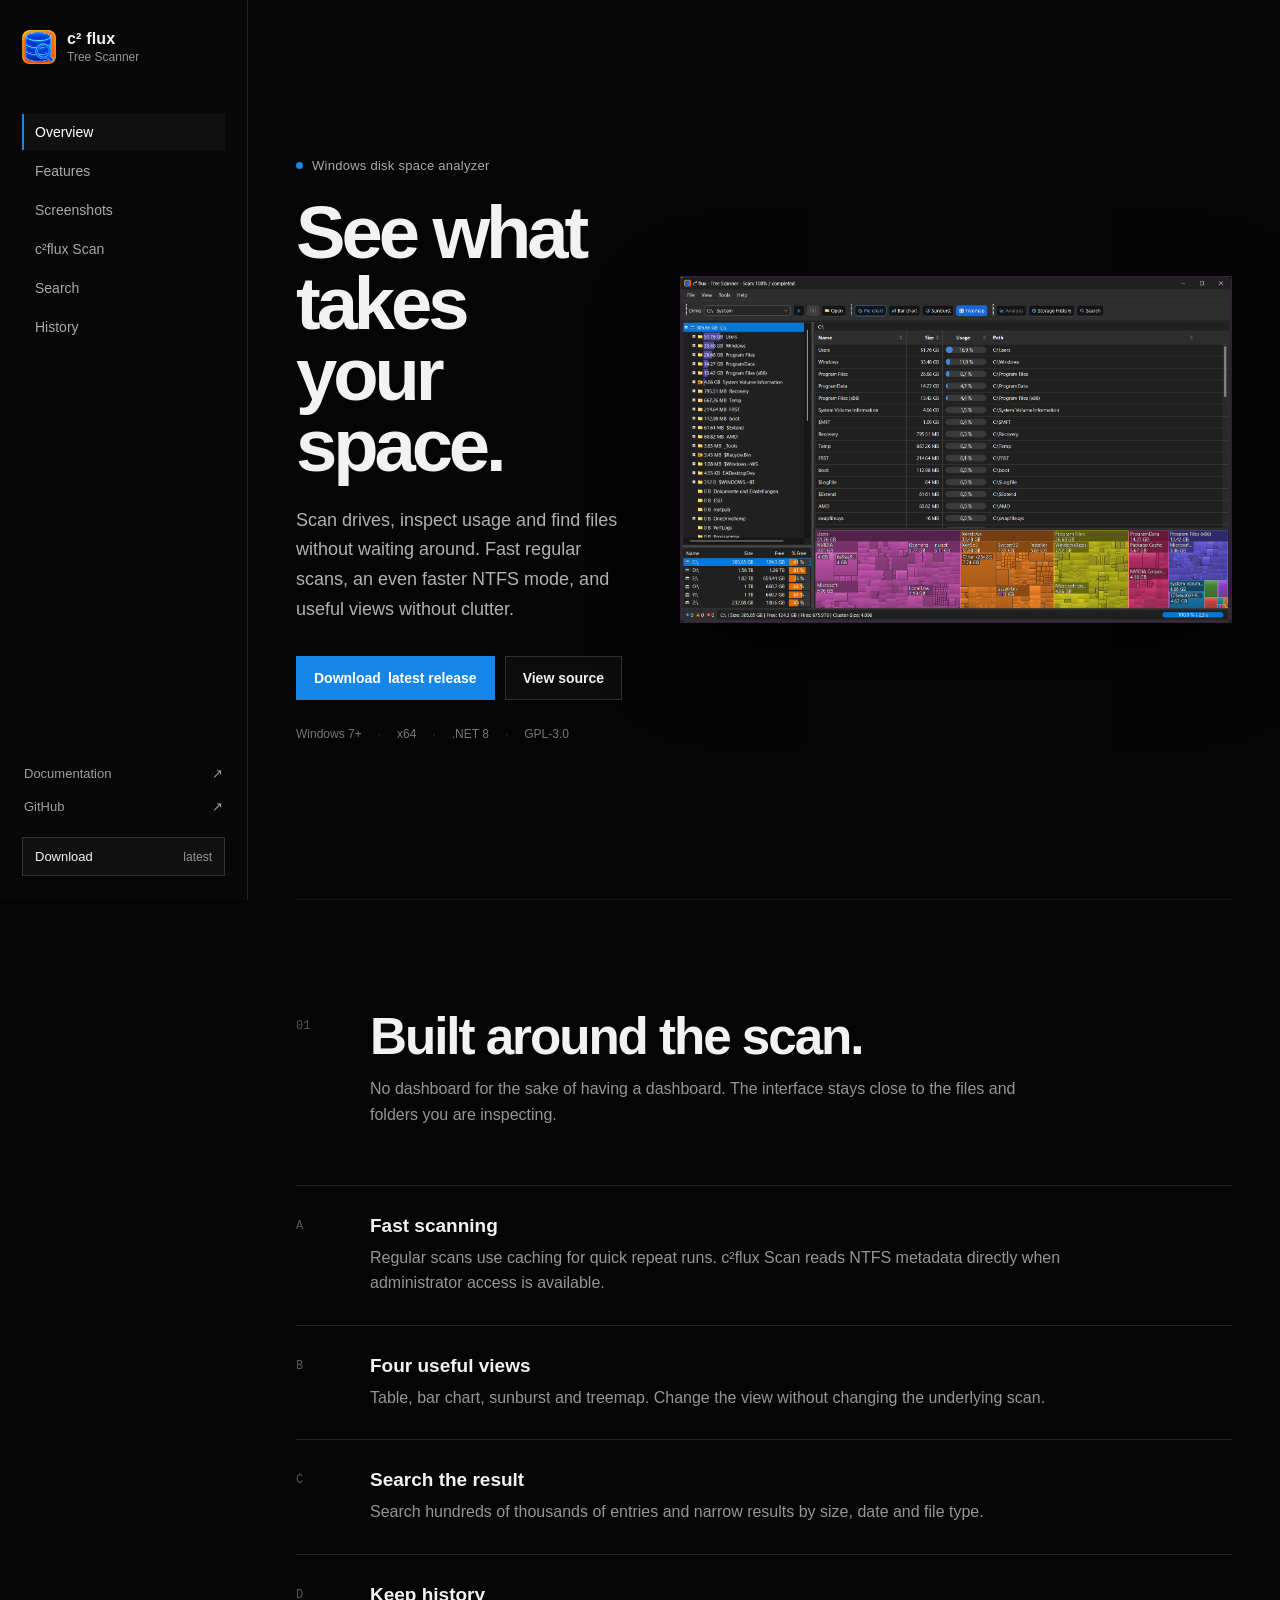
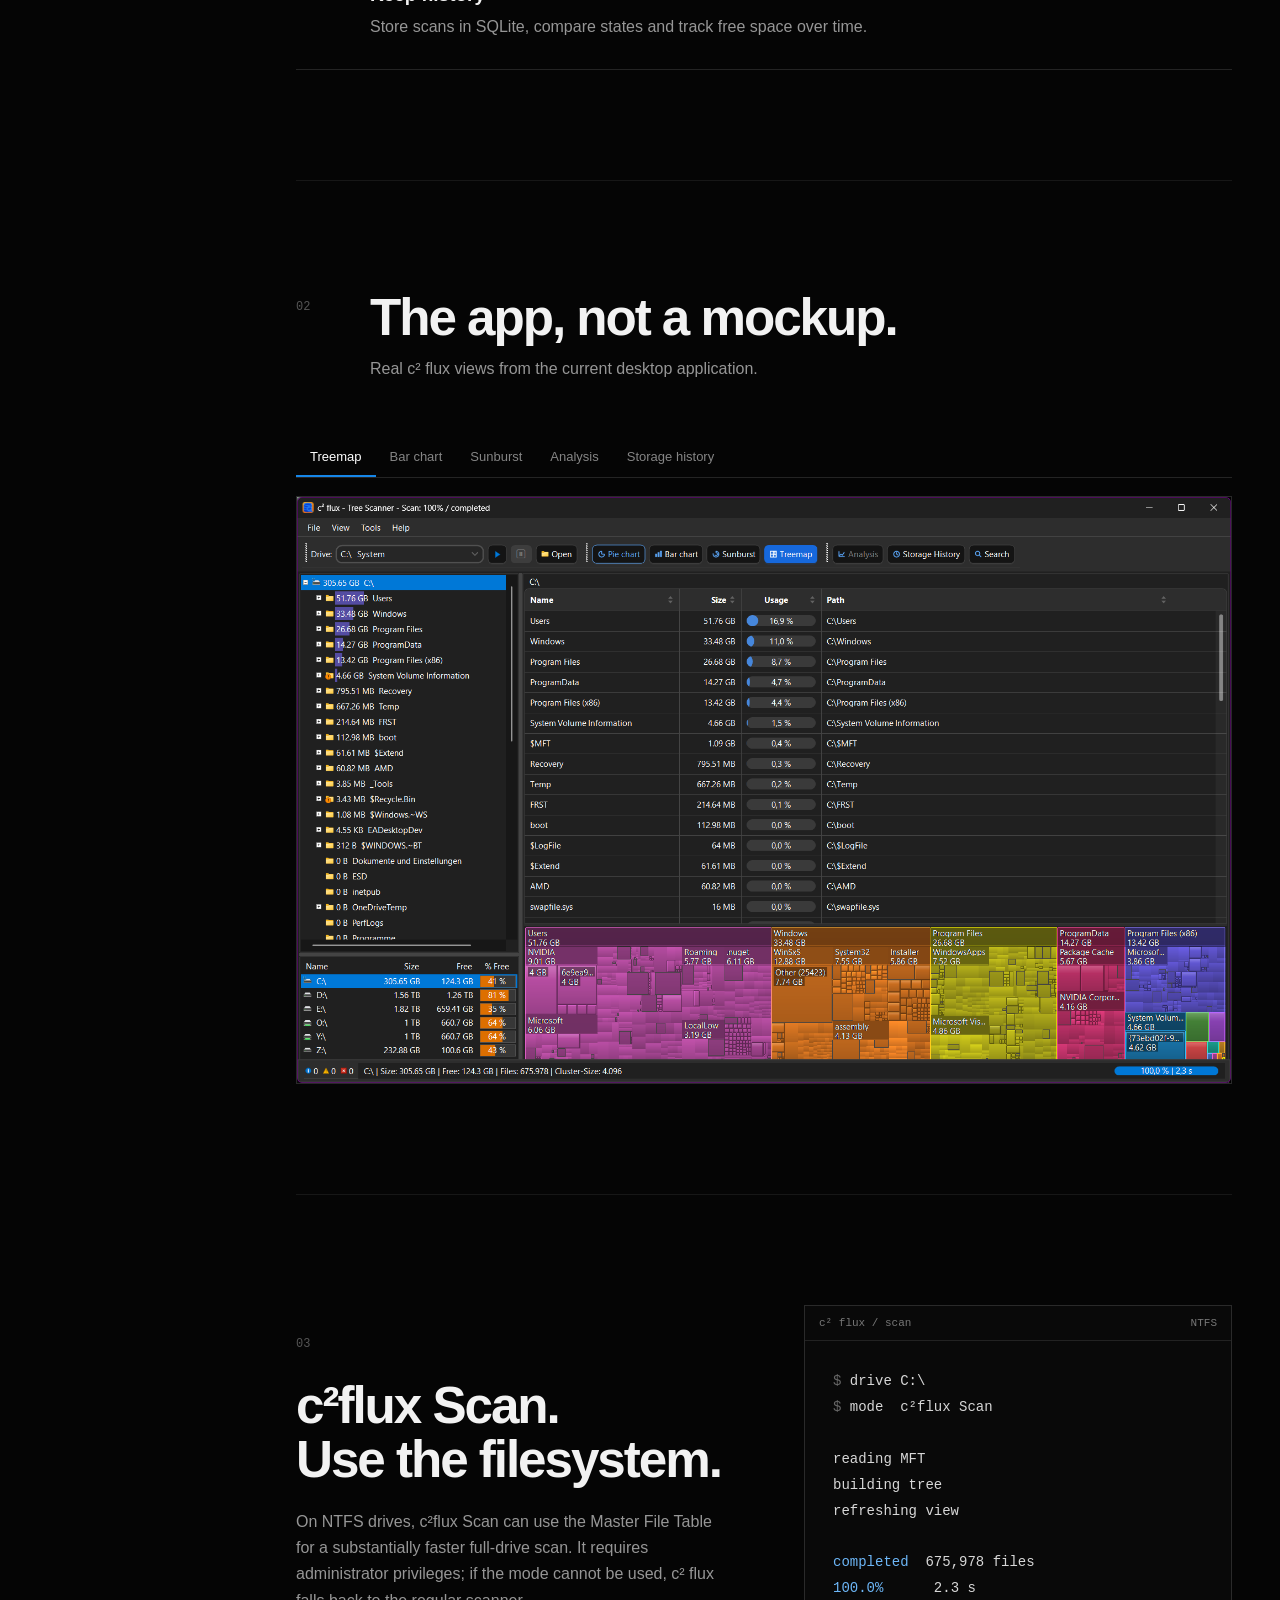
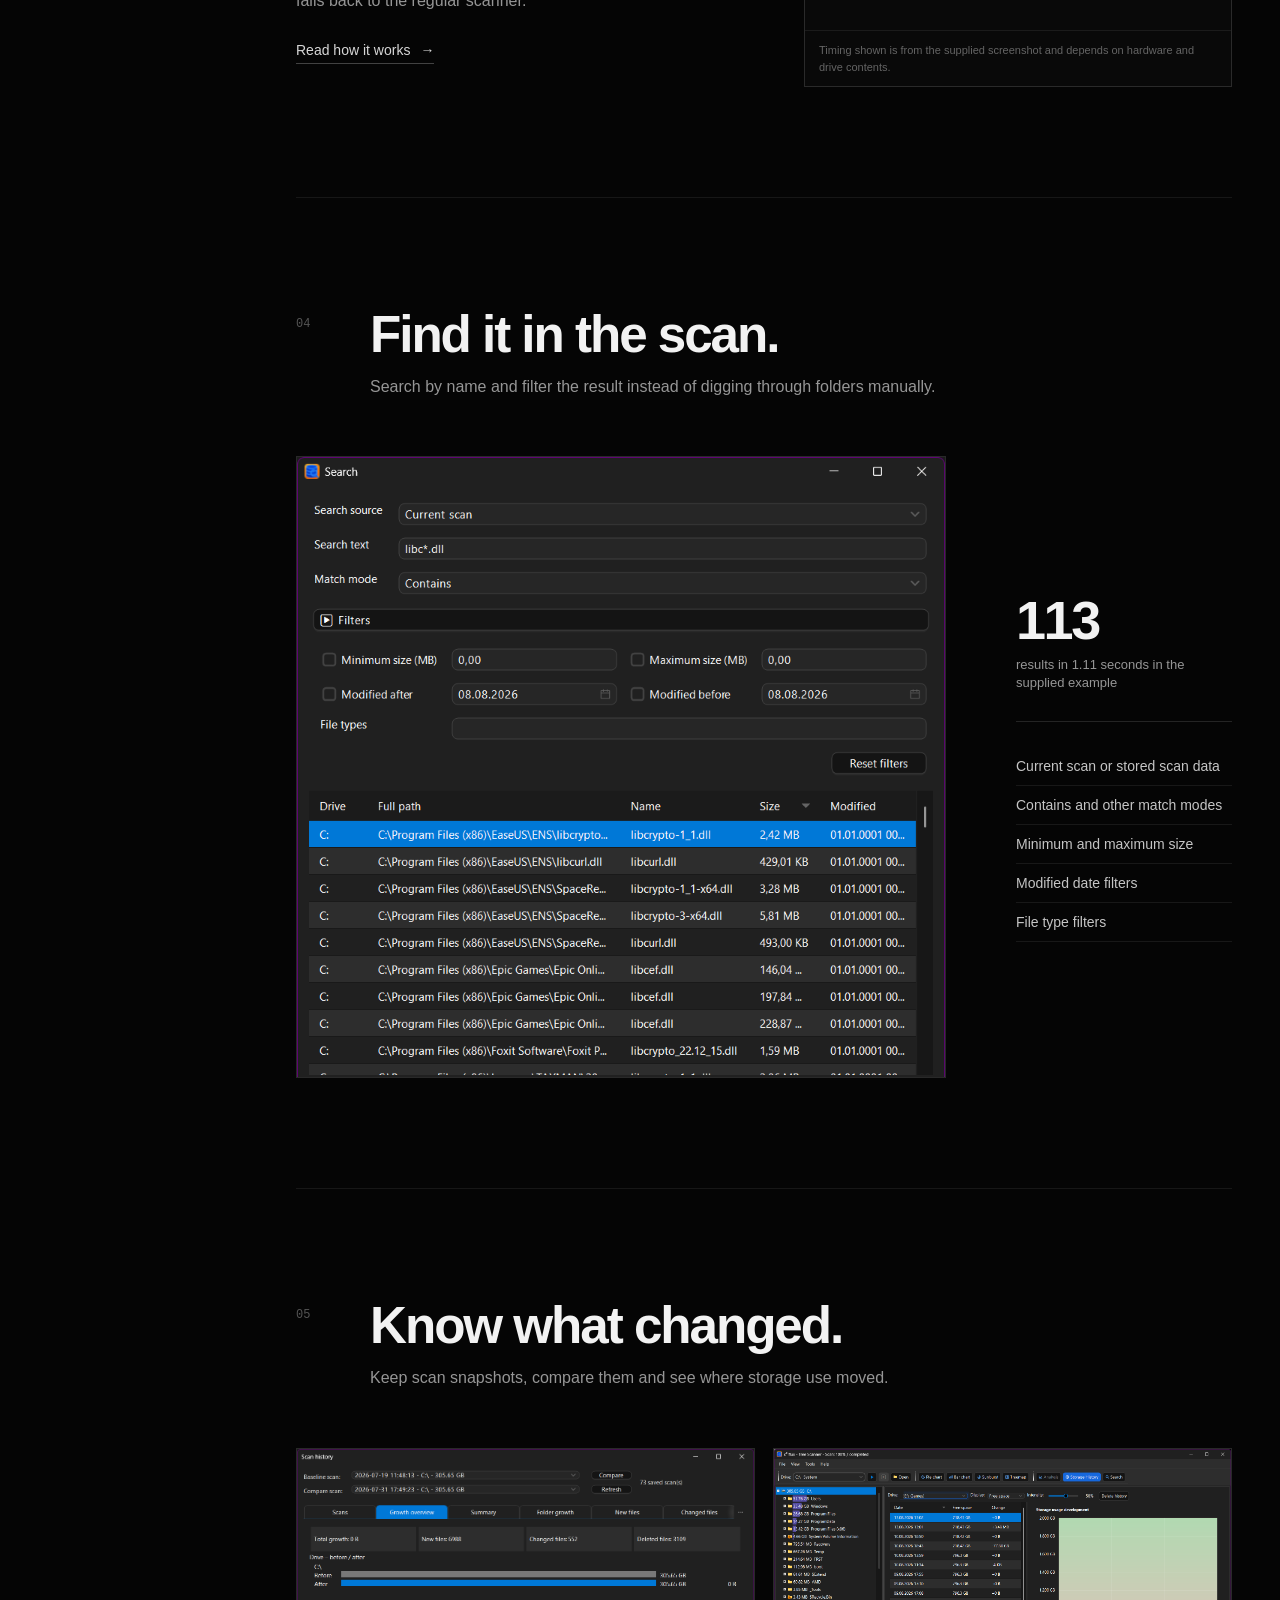
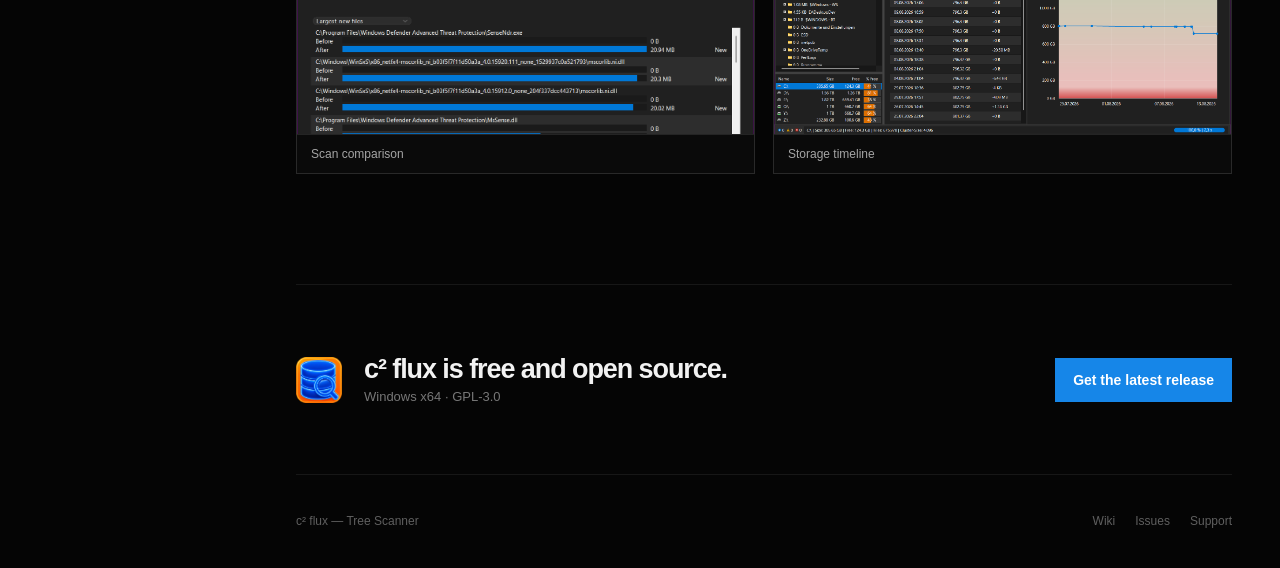
<file: docs/index.html>
<!doctype html>
<html lang="en">
<head>
  <meta charset="utf-8">
  <meta name="viewport" content="width=device-width, initial-scale=1">
  <meta name="theme-color" content="#050505">
  <meta name="description" content="c² flux — fast Windows disk space scanner with NTFS scanning, search, visualizations and scan history.">
  <title>c² flux — Tree Scanner</title>
  <link rel="icon" href="assets/c2flux.ico">
  <link rel="stylesheet" href="styles.css">
</head>
<body>
  <button class="menu-toggle" type="button" aria-label="Open navigation" aria-expanded="false">
    <span></span><span></span><span></span>
  </button>

  <aside class="sidebar">
    <a class="brand" href="#top" aria-label="c² flux home">
      <img src="assets/c2flux.png" alt="">
      <span>
        <strong>c² flux</strong>
        <small>Tree Scanner</small>
      </span>
    </a>

    <nav class="nav" aria-label="Main navigation">
      <a href="#overview" class="active">Overview</a>
      <a href="#features">Features</a>
      <a href="#screenshots">Screenshots</a>
      <a href="#scan">c²flux Scan</a>
      <a href="#search">Search</a>
      <a href="#history">History</a>
    </nav>

    <div class="sidebar-bottom">
      <a class="side-link" href="https://github.com/UncleRiot/c2flux/wiki">Documentation <span>↗</span></a>
      <a class="side-link" href="https://github.com/UncleRiot/c2flux">GitHub <span>↗</span></a>
      <a class="download-small" href="https://github.com/UncleRiot/c2flux/releases/latest">
        Download
        <span id="side-version">latest</span>
      </a>
    </div>
  </aside>

  <main id="top">
    <section class="hero section" id="overview">
      <div class="hero-copy">
        <div class="eyebrow"><span class="dot"></span> Windows disk space analyzer</div>
        <h1>See what takes<br>your space.</h1>
        <p class="lead">Scan drives, inspect usage and find files without waiting around. Fast regular scans, an even faster NTFS mode, and useful views without clutter.</p>

        <div class="hero-actions">
          <a class="button primary" href="https://github.com/UncleRiot/c2flux/releases/latest">
            Download <span id="hero-version">latest release</span>
          </a>
          <a class="button secondary" href="https://github.com/UncleRiot/c2flux">View source</a>
        </div>

        <div class="requirements">
          <span>Windows 7+</span>
          <span>x64</span>
          <span>.NET 8</span>
          <span>GPL-3.0</span>
        </div>
      </div>

      <figure class="hero-shot">
        <img src="assets/treemap.png" alt="c² flux showing the tree view, table and treemap visualization" width="1691" height="1062">
      </figure>
    </section>

    <section class="section" id="features">
      <div class="section-heading">
        <span>01</span>
        <div>
          <h2>Built around the scan.</h2>
          <p>No dashboard for the sake of having a dashboard. The interface stays close to the files and folders you are inspecting.</p>
        </div>
      </div>

      <div class="feature-list">
        <article>
          <span class="feature-index">A</span>
          <div>
            <h3>Fast scanning</h3>
            <p>Regular scans use caching for quick repeat runs. c²flux Scan reads NTFS metadata directly when administrator access is available.</p>
          </div>
        </article>
        <article>
          <span class="feature-index">B</span>
          <div>
            <h3>Four useful views</h3>
            <p>Table, bar chart, sunburst and treemap. Change the view without changing the underlying scan.</p>
          </div>
        </article>
        <article>
          <span class="feature-index">C</span>
          <div>
            <h3>Search the result</h3>
            <p>Search hundreds of thousands of entries and narrow results by size, date and file type.</p>
          </div>
        </article>
        <article>
          <span class="feature-index">D</span>
          <div>
            <h3>Keep history</h3>
            <p>Store scans in SQLite, compare states and track free space over time.</p>
          </div>
        </article>
      </div>
    </section>

    <section class="section screenshots" id="screenshots">
      <div class="section-heading">
        <span>02</span>
        <div>
          <h2>The app, not a mockup.</h2>
          <p>Real c² flux views from the current desktop application.</p>
        </div>
      </div>

      <div class="shot-switcher" role="tablist" aria-label="Screenshot selection">
        <button class="shot-tab active" type="button" data-image="assets/treemap.png" data-alt="Treemap view" role="tab" aria-selected="true">Treemap</button>
        <button class="shot-tab" type="button" data-image="assets/bar-chart.png" data-alt="Bar chart view" role="tab" aria-selected="false">Bar chart</button>
        <button class="shot-tab" type="button" data-image="assets/sunburst.png" data-alt="Sunburst view" role="tab" aria-selected="false">Sunburst</button>
        <button class="shot-tab" type="button" data-image="assets/analysis.png" data-alt="Analysis view" role="tab" aria-selected="false">Analysis</button>
        <button class="shot-tab" type="button" data-image="assets/storage-history.png" data-alt="Storage history view" role="tab" aria-selected="false">Storage history</button>
      </div>

      <figure class="main-screenshot">
        <img id="main-screenshot-image" src="assets/treemap.png" alt="Treemap view">
      </figure>
    </section>

    <section class="section split" id="scan">
      <div class="split-copy">
        <span class="section-number">03</span>
        <h2>c²flux Scan.<br>Use the filesystem.</h2>
        <p>On NTFS drives, c²flux Scan can use the Master File Table for a substantially faster full-drive scan. It requires administrator privileges; if the mode cannot be used, c² flux falls back to the regular scanner.</p>
        <a class="text-link" href="https://github.com/UncleRiot/c2flux/wiki/c%C2%B2flux-Scan-%28Hyperspeed%29">Read how it works <span>→</span></a>
      </div>

      <div class="terminal" aria-label="Illustrative scan output">
        <div class="terminal-top">
          <span>c² flux / scan</span>
          <span>NTFS</span>
        </div>
        <pre><code><span class="muted">$</span> drive C:\
<span class="muted">$</span> mode  c²flux Scan

reading MFT
building tree
refreshing view

<span class="ok">completed</span>  675,978 files
<span class="ok">100.0%</span>      2.3 s</code></pre>
        <small>Timing shown is from the supplied screenshot and depends on hardware and drive contents.</small>
      </div>
    </section>

    <section class="section search-section" id="search">
      <div class="section-heading">
        <span>04</span>
        <div>
          <h2>Find it in the scan.</h2>
          <p>Search by name and filter the result instead of digging through folders manually.</p>
        </div>
      </div>

      <div class="media-row">
        <figure class="portrait-shot">
          <img src="assets/search.png" alt="c² flux search window with filters and result list" width="864" height="892">
        </figure>
        <div class="media-copy">
          <div class="metric">
            <strong>113</strong>
            <span>results in 1.11 seconds in the supplied example</span>
          </div>
          <ul>
            <li>Current scan or stored scan data</li>
            <li>Contains and other match modes</li>
            <li>Minimum and maximum size</li>
            <li>Modified date filters</li>
            <li>File type filters</li>
          </ul>
        </div>
      </div>
    </section>

    <section class="section" id="history">
      <div class="section-heading">
        <span>05</span>
        <div>
          <h2>Know what changed.</h2>
          <p>Keep scan snapshots, compare them and see where storage use moved.</p>
        </div>
      </div>

      <div class="history-grid">
        <figure>
          <img src="assets/scan-history.png" alt="Scan history comparison showing growth, new files, changed files and deleted files">
          <figcaption>Scan comparison</figcaption>
        </figure>
        <figure>
          <img src="assets/storage-history.png" alt="Storage history chart showing free space over time">
          <figcaption>Storage timeline</figcaption>
        </figure>
      </div>
    </section>

    <section class="section final-cta">
      <img src="assets/c2flux.png" alt="" class="cta-icon">
      <div>
        <h2>c² flux is free and open source.</h2>
        <p>Windows x64 · GPL-3.0</p>
      </div>
      <a class="button primary" href="https://github.com/UncleRiot/c2flux/releases/latest">Get the latest release</a>
    </section>

    <footer>
      <span>c² flux — Tree Scanner</span>
      <div>
        <a href="https://github.com/UncleRiot/c2flux/wiki">Wiki</a>
        <a href="https://github.com/UncleRiot/c2flux/issues">Issues</a>
        <a href="https://ko-fi.com/uncleriot">Support</a>
      </div>
    </footer>
  </main>

  <script src="script.js"></script>
</body>
</html>
</file>
<file: docs/styles.css>
:root {
  --bg: #050505;
  --panel: #0b0b0b;
  --panel-2: #101010;
  --line: #242424;
  --line-soft: #171717;
  --text: #f2f2f2;
  --muted: #969696;
  --accent: #1686e8;
  --sidebar: 248px;
}

* {
  box-sizing: border-box;
}

html {
  scroll-behavior: smooth;
  scroll-padding-top: 32px;
}

body {
  margin: 0;
  background: var(--bg);
  color: var(--text);
  font-family: "Segoe UI", Inter, Arial, sans-serif;
  -webkit-font-smoothing: antialiased;
}

a {
  color: inherit;
  text-decoration: none;
}

button,
a {
  -webkit-tap-highlight-color: transparent;
}

img {
  display: block;
  max-width: 100%;
}

.sidebar {
  position: fixed;
  inset: 0 auto 0 0;
  width: var(--sidebar);
  min-height: 100vh;
  padding: 30px 22px 24px;
  background: #080808;
  border-right: 1px solid var(--line);
  display: flex;
  flex-direction: column;
  z-index: 20;
}

.brand {
  display: flex;
  align-items: center;
  gap: 11px;
  margin-bottom: 50px;
}

.brand img {
  width: 34px;
  height: 34px;
}

.brand strong,
.brand small {
  display: block;
}

.brand strong {
  font-size: 16px;
  font-weight: 650;
  letter-spacing: .01em;
}

.brand small {
  color: var(--muted);
  font-size: 12px;
  margin-top: 2px;
}

.nav {
  display: grid;
  gap: 3px;
}

.nav a {
  position: relative;
  padding: 10px 11px;
  color: #a9a9a9;
  font-size: 14px;
  border-left: 2px solid transparent;
  transition: color .16s ease, border-color .16s ease, background .16s ease;
}

.nav a:hover,
.nav a.active {
  color: #fff;
  background: #101010;
  border-left-color: var(--accent);
}

.sidebar-bottom {
  margin-top: auto;
  display: grid;
  gap: 8px;
}

.side-link {
  display: flex;
  justify-content: space-between;
  color: #9e9e9e;
  font-size: 13px;
  padding: 5px 2px;
}

.side-link:hover {
  color: #fff;
}

.download-small {
  margin-top: 10px;
  border: 1px solid #333;
  padding: 11px 12px;
  display: flex;
  justify-content: space-between;
  align-items: center;
  font-size: 13px;
  background: #111;
}

.download-small:hover {
  border-color: #555;
}

.download-small span {
  color: var(--muted);
  font-size: 12px;
}

main {
  margin-left: var(--sidebar);
}

.section {
  width: min(1180px, calc(100% - 96px));
  margin: 0 auto;
  padding: 110px 0;
  border-bottom: 1px solid var(--line-soft);
}

.hero {
  min-height: 100vh;
  display: grid;
  grid-template-columns: minmax(330px, .8fr) minmax(520px, 1.55fr);
  gap: 54px;
  align-items: center;
  padding-top: 60px;
  padding-bottom: 60px;
}

.eyebrow {
  display: flex;
  align-items: center;
  gap: 9px;
  color: #aaa;
  font-size: 13px;
  letter-spacing: .02em;
  margin-bottom: 24px;
}

.dot {
  width: 7px;
  height: 7px;
  border-radius: 50%;
  background: var(--accent);
}

h1,
h2,
h3,
p {
  margin-top: 0;
}

h1 {
  margin-bottom: 24px;
  font-size: clamp(48px, 5.8vw, 84px);
  line-height: .96;
  letter-spacing: -.055em;
  font-weight: 670;
}

.lead {
  max-width: 610px;
  color: #b2b2b2;
  font-size: 18px;
  line-height: 1.65;
}

.hero-actions {
  display: flex;
  gap: 10px;
  margin: 32px 0 27px;
}

.button {
  min-height: 44px;
  padding: 0 17px;
  display: inline-flex;
  align-items: center;
  justify-content: center;
  gap: 7px;
  border: 1px solid #303030;
  font-size: 14px;
  font-weight: 600;
  transition: background .16s ease, border-color .16s ease;
}

.button.primary {
  background: var(--accent);
  color: #fff;
  border-color: var(--accent);
}

.button.primary:hover {
  background: #0878d9;
}

.button.secondary {
  background: #0c0c0c;
}

.button.secondary:hover {
  background: #141414;
  border-color: #444;
}

.requirements {
  display: flex;
  flex-wrap: wrap;
  gap: 7px 16px;
  color: #777;
  font-size: 12px;
}

.requirements span:not(:last-child)::after {
  content: "·";
  margin-left: 16px;
  color: #444;
}

.hero-shot,
.main-screenshot,
.portrait-shot,
.history-grid figure {
  margin: 0;
  background: #0a0a0a;
  border: 1px solid #292929;
}

.hero-shot {
  position: relative;
  overflow: hidden;
  box-shadow: 0 30px 80px rgba(0,0,0,.38);
}

.hero-shot img {
  width: 100%;
  height: auto;
}

.section-heading {
  display: grid;
  grid-template-columns: 52px minmax(0, 720px);
  gap: 22px;
  margin-bottom: 56px;
}

.section-heading > span,
.section-number {
  color: #555;
  font-family: Consolas, "SFMono-Regular", monospace;
  font-size: 12px;
  padding-top: 9px;
}

.section-heading h2,
.split-copy h2,
.final-cta h2 {
  margin-bottom: 12px;
  font-size: clamp(32px, 4vw, 52px);
  line-height: 1.05;
  letter-spacing: -.04em;
  font-weight: 650;
}

.section-heading p,
.split-copy p {
  color: var(--muted);
  font-size: 16px;
  line-height: 1.65;
  max-width: 690px;
  margin-bottom: 0;
}

.feature-list {
  border-top: 1px solid var(--line);
}

.feature-list article {
  display: grid;
  grid-template-columns: 52px 1fr;
  gap: 22px;
  padding: 29px 0;
  border-bottom: 1px solid var(--line);
}

.feature-index {
  color: #565656;
  font-family: Consolas, "SFMono-Regular", monospace;
  font-size: 12px;
  padding-top: 4px;
}

.feature-list h3 {
  margin-bottom: 8px;
  font-size: 19px;
  font-weight: 600;
}

.feature-list p {
  color: var(--muted);
  max-width: 760px;
  margin-bottom: 0;
  line-height: 1.6;
}

.shot-switcher {
  display: flex;
  flex-wrap: wrap;
  gap: 0;
  border-bottom: 1px solid var(--line);
  margin-bottom: 18px;
}

.shot-tab {
  appearance: none;
  border: 0;
  border-bottom: 2px solid transparent;
  background: transparent;
  color: #858585;
  padding: 10px 14px 11px;
  font: inherit;
  font-size: 13px;
  cursor: pointer;
}

.shot-tab:hover {
  color: #d8d8d8;
}

.shot-tab.active {
  color: #fff;
  border-bottom-color: var(--accent);
}

.main-screenshot {
  overflow: hidden;
}

.main-screenshot img {
  width: 100%;
  aspect-ratio: 1691 / 1062;
  object-fit: cover;
}

.split {
  display: grid;
  grid-template-columns: 1fr 1fr;
  gap: 80px;
  align-items: center;
}

.split-copy .section-number {
  display: block;
  margin-bottom: 28px;
}

.split-copy p {
  margin-top: 22px;
}

.text-link {
  display: inline-flex;
  gap: 10px;
  align-items: center;
  margin-top: 28px;
  color: #d7d7d7;
  font-size: 14px;
  border-bottom: 1px solid #424242;
  padding-bottom: 5px;
}

.text-link:hover {
  color: #fff;
  border-color: #777;
}

.terminal {
  border: 1px solid #2a2a2a;
  background: #090909;
  font-family: Consolas, "SFMono-Regular", monospace;
}

.terminal-top {
  display: flex;
  justify-content: space-between;
  border-bottom: 1px solid #222;
  padding: 11px 14px;
  color: #777;
  font-size: 11px;
}

.terminal pre {
  margin: 0;
  padding: 28px;
  color: #d7d7d7;
  font-size: 14px;
  line-height: 1.85;
  overflow: auto;
}

.terminal .muted {
  color: #666;
}

.terminal .ok {
  color: #6db7f8;
}

.terminal small {
  display: block;
  border-top: 1px solid #1b1b1b;
  padding: 11px 14px;
  color: #646464;
  font: 11px/1.5 "Segoe UI", Arial, sans-serif;
}

.media-row {
  display: grid;
  grid-template-columns: minmax(360px, 650px) 1fr;
  gap: 70px;
  align-items: center;
}

.portrait-shot {
  overflow: hidden;
}

.portrait-shot img {
  width: 100%;
  height: 620px;
  object-fit: cover;
  object-position: top;
}

.metric {
  padding-bottom: 30px;
  margin-bottom: 25px;
  border-bottom: 1px solid var(--line);
}

.metric strong {
  display: block;
  font-size: 54px;
  line-height: 1;
  letter-spacing: -.045em;
  margin-bottom: 8px;
}

.metric span {
  color: var(--muted);
  font-size: 13px;
}

.media-copy ul {
  list-style: none;
  padding: 0;
  margin: 0;
}

.media-copy li {
  padding: 11px 0;
  border-bottom: 1px solid #181818;
  color: #c5c5c5;
  font-size: 14px;
}

.history-grid {
  display: grid;
  grid-template-columns: 1fr 1fr;
  gap: 18px;
}

.history-grid figure {
  overflow: hidden;
}

.history-grid img {
  width: 100%;
  aspect-ratio: 16 / 10;
  object-fit: cover;
  object-position: top left;
}

.history-grid figcaption {
  padding: 12px 14px;
  border-top: 1px solid var(--line);
  color: #a5a5a5;
  font-size: 12px;
}

.final-cta {
  display: grid;
  grid-template-columns: 46px 1fr auto;
  gap: 22px;
  align-items: center;
  padding-top: 70px;
  padding-bottom: 70px;
}

.cta-icon {
  width: 46px;
  height: 46px;
}

.final-cta h2 {
  font-size: 27px;
  margin-bottom: 6px;
}

.final-cta p {
  margin: 0;
  color: #777;
  font-size: 13px;
}

footer {
  width: min(1180px, calc(100% - 96px));
  margin: 0 auto;
  min-height: 92px;
  display: flex;
  align-items: center;
  justify-content: space-between;
  color: #5f5f5f;
  font-size: 12px;
}

footer div {
  display: flex;
  gap: 20px;
}

footer a:hover {
  color: #aaa;
}

.menu-toggle {
  display: none;
}

@media (max-width: 1120px) {
  :root {
    --sidebar: 210px;
  }

  .section,
  footer {
    width: min(100% - 56px, 960px);
  }

  .hero {
    grid-template-columns: 1fr;
    min-height: auto;
    padding-top: 90px;
  }

  .hero-copy {
    max-width: 740px;
  }

  .split {
    grid-template-columns: 1fr;
    gap: 48px;
  }

  .media-row {
    grid-template-columns: 1fr;
    gap: 35px;
  }

  .portrait-shot {
    max-width: 720px;
  }
}

@media (max-width: 760px) {
  :root {
    --sidebar: 260px;
  }

  .menu-toggle {
    position: fixed;
    top: 16px;
    right: 16px;
    width: 42px;
    height: 42px;
    z-index: 40;
    display: grid;
    place-content: center;
    gap: 4px;
    border: 1px solid #313131;
    background: #0b0b0b;
    cursor: pointer;
  }

  .menu-toggle span {
    width: 17px;
    height: 1px;
    background: #ddd;
  }

  .sidebar {
    transform: translateX(-100%);
    transition: transform .2s ease;
    box-shadow: 15px 0 40px rgba(0,0,0,.45);
  }

  body.nav-open .sidebar {
    transform: translateX(0);
  }

  main {
    margin-left: 0;
  }

  .section,
  footer {
    width: calc(100% - 36px);
  }

  .section {
    padding: 78px 0;
  }

  .hero {
    padding-top: 95px;
  }

  h1 {
    font-size: clamp(47px, 16vw, 68px);
  }

  .lead {
    font-size: 16px;
  }

  .hero-actions {
    align-items: stretch;
    flex-direction: column;
  }

  .button {
    width: 100%;
  }

  .section-heading,
  .feature-list article {
    grid-template-columns: 34px 1fr;
    gap: 12px;
  }

  .section-heading {
    margin-bottom: 38px;
  }

  .history-grid {
    grid-template-columns: 1fr;
  }

  .final-cta {
    grid-template-columns: 42px 1fr;
  }

  .final-cta .button {
    grid-column: 1 / -1;
    margin-top: 8px;
  }

  footer {
    padding: 26px 0;
    align-items: flex-start;
    flex-direction: column;
    gap: 18px;
  }
}

@media (prefers-reduced-motion: reduce) {
  html {
    scroll-behavior: auto;
  }

  .sidebar {
    transition: none;
  }
}
</file>
